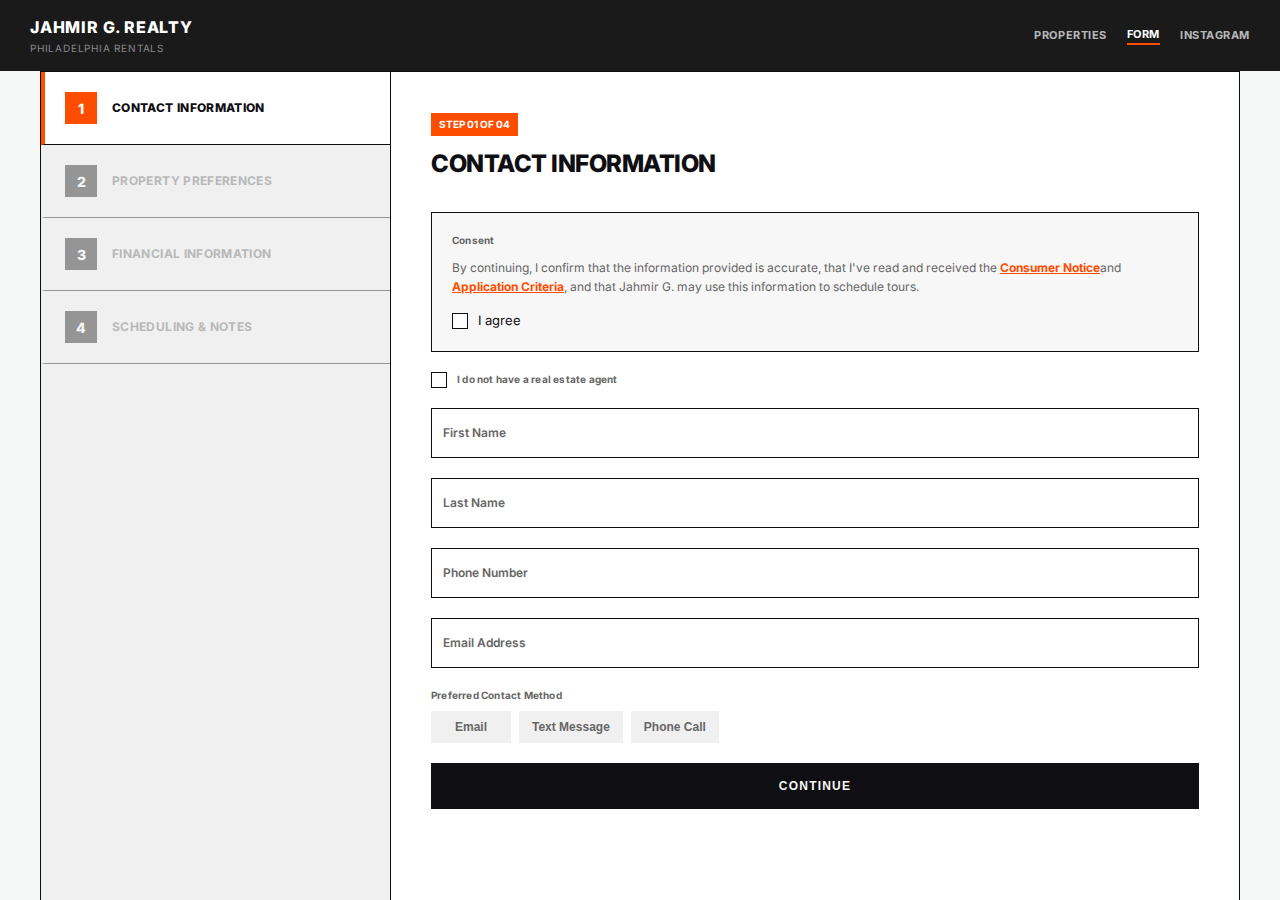
<file: form.html>
<!DOCTYPE html>
<html lang="en">

<head>
    <meta charset="UTF-8">
    <meta name="viewport" content="width=device-width, initial-scale=1.0">
    <title>Full Application | Jahmir G.</title>
    <link rel="stylesheet" href="css/te-style.css">
    <style>
        .form-section {
            display: none;
            animation: fadeIn 0.3s ease-out;
        }

        .form-section.active {
            display: block;
        }

        @keyframes fadeIn {
            from {
                opacity: 0;
                transform: translateY(10px);
            }

            to {
                opacity: 1;
                transform: translateY(0);
            }
        }

        /* Premium Dark Scrollbar for Content */
        ::-webkit-scrollbar {
            width: 8px;
        }

        ::-webkit-scrollbar-track {
            background: #f1f1f1;
        }

        ::-webkit-scrollbar-thumb {
            background: #333;
            border-radius: 4px;
        }

        ::-webkit-scrollbar-thumb:hover {
            background: #000;
        }
    </style>

</head>

<body>
    <div class="container app-container" style="max-width: 100%; border: none;">
        <header
            style="background: #1a1a1a; color: white; border-bottom: none; padding: 15px 30px; flex-shrink: 0; display: flex; justify-content: space-between; align-items: center;">
            <a href="index.html" class="brand" style="color: white; text-decoration: none;">
                Jahmir G. Realty
                <span class="sub" style="color: #888;">Philadelphia Rentals</span>
            </a>
            <nav style="display: flex; gap: 20px; align-items: center;"><a href="index.html"
                    style="color: rgba(255,255,255,0.7); text-decoration: none; font-size: 11px; font-weight: 700; text-transform: uppercase; letter-spacing: 0.05em; transition: color 0.2s;"
                    onmouseover="this.style.color='white'"
                    onmouseout="this.style.color='rgba(255,255,255,0.7)'">Properties</a><a href="form.html"
                    style="color: white; text-decoration: none; font-size: 11px; font-weight: 700; text-transform: uppercase; letter-spacing: 0.05em; border-bottom: 2px solid var(--accent-color);">Form</a>
                <a href="https://www.instagram.com/jahmirphiladelphiarealtor/" target="_blank"
                    style="color: rgba(255,255,255,0.7); text-decoration: none; font-size: 11px; font-weight: 700; text-transform: uppercase; letter-spacing: 0.05em; transition: color 0.2s;"
                    onmouseover="this.style.color='white'"
                    onmouseout="this.style.color='rgba(255,255,255,0.7)'">Instagram</a>
            </nav>
        </header>
        <div class="split-layout"
            style="margin: 0 auto; max-width: 1200px; width: 100%; border-right: 1px solid var(--border-color); border-left: 1px solid var(--border-color);">
            <!-- Left Sidebar: Context -->
            <div class="sidebar" style="padding: 0; display: flex; flex-direction: column;">
                <nav style="flex: 1;"><button class="nav-item active" onclick="switchSection(1)" data-section="1">
                        <div class="step-number">1</div>
                        <div class="nav-title">Contact Information</div>
                    </button><button class="nav-item disabled" onclick="switchSection(2)" data-section="2">
                        <div class="step-number">2</div>
                        <div class="nav-title">Property Preferences</div>
                    </button><button class="nav-item disabled" onclick="switchSection(3)" data-section="3">
                        <div class="step-number">3</div>
                        <div class="nav-title">Financial Information</div>
                    </button><button class="nav-item disabled" onclick="switchSection(4)" data-section="4">
                        <div class="step-number">4</div>
                        <div class="nav-title">Scheduling &amp;
                            Notes</div>
                    </button></nav>
            </div>
            <!-- Right Panel: Form -->
            <div class="form-panel">
                <form id="fullApplicationForm" onsubmit="handleFinalSubmit(event)">
                    <!-- SECTION 1: IDENTITY -->
                    <div id="section-1" class="form-section active">
                        <div style="margin-bottom: 30px;"><span class="badge">STEP 01 OF 04</span>
                            <h2 style="margin-top: 10px; font-size: 24px;">Contact Information</h2>
                        </div>
                        <!-- Consent Block -->
                        <div
                            style="padding: 20px; background: rgba(0,0,0,0.03); border: 1px solid var(--border-color); margin-bottom: 20px;">
                            <label class="input-label" style="margin-bottom: 10px; display: block;">Consent</label>
                            <p
                                style="font-size: 12px; color: var(--muted-color); margin-bottom: 15px; line-height: 1.6;">
                                By continuing,
                                I confirm that the information provided is accurate,
                                that I've read and
                                received the <a href="assets/pdf/Consumer%20Notice.pdf" target="_blank"
                                    style="color: var(--accent-color); font-weight: 700; text-decoration: underline; padding: 2px 4px; margin: -2px -4px;">Consumer
                                    Notice</a>and <a
                                    href="assets/pdf/KLR%20Application%20Criteria%20%5B12.1.2025%5D.pdf" target="_blank"
                                    style="color: var(--accent-color); font-weight: 700; text-decoration: underline; padding: 2px 4px; margin: -2px -4px;">Application
                                    Criteria</a>,
                                and that Jahmir G. may use this information to schedule tours.
                            </p><label style="display: flex; align-items: center; gap: 10px; cursor: pointer;"><input
                                    type="checkbox" id="consentSection1" required><span style="font-size: 13px;">I
                                    agree</span></label>
                        </div>
                        <div class="input-group"><label
                                style="display: flex; align-items: center; gap: 10px; cursor: pointer;"><input
                                    type="checkbox" name="agent" id="agentCheckbox" value="no" required><span
                                    class="input-label" style="margin: 0;">I do not have
                                    a real estate agent</span></label></div>
                        <div class="floating-label-group"><input type="text" name="firstName" id="firstName"
                                placeholder=" " required><label for="firstName">First
                                Name</label></div>
                        <div class="floating-label-group"><input type="text" name="lastName" id="lastName"
                                placeholder=" " required><label for="lastName">Last
                                Name</label></div>
                        <div class="floating-label-group"><input type="tel" name="phone" id="phone" placeholder=" "
                                required><label for="phone">Phone Number</label></div>
                        <div class="floating-label-group"><input type="email" name="email" id="email" placeholder=" "
                                required><label for="email">Email Address</label></div>
                        <div class="input-group"><label class="input-label">Preferred Contact
                                Method</label>
                            <div class="button-group"><input type="hidden" name="preferredContact" id="input-contact"
                                    required><button type="button" class="option-btn"
                                    onclick="selectSingleOption(this, 'input-contact', 'Email')">Email</button><button
                                    type="button" class="option-btn"
                                    onclick="selectSingleOption(this, 'input-contact', 'Text Message')">Text
                                    Message</button><button type="button" class="option-btn"
                                    onclick="selectSingleOption(this, 'input-contact', 'Phone Call')">Phone
                                    Call</button></div>
                        </div><button type="button" class="btn-submit" onclick="nextSection()">Continue</button>
                    </div>
                    <!-- SECTION 2: PROPERTY REQUIREMENTS -->
                    <div id="section-2" class="form-section">
                        <div style="margin-bottom: 30px;"><span class="badge">STEP 02 OF 04</span>
                            <h2 style="margin-top: 10px; font-size: 24px;">Property Preferences</h2>
                        </div>
                        <div class="input-group"><label class="input-label">Property Type</label>
                            <div class="button-group preference-grid"><input type="hidden" name="propertyInterest"
                                    id="input-propertyInterest" required><button type="button" class="option-btn"
                                    onclick="selectSingleOption(this, 'input-propertyInterest', 'Apartment')">Apartment</button><button
                                    type="button" class="option-btn"
                                    onclick="selectSingleOption(this, 'input-propertyInterest', 'House')">House</button>
                            </div>
                        </div>
                        <!-- Button Group: Bedrooms -->
                        <div class="input-group"><label class="input-label">Bedrooms</label>
                            <div class="button-group preference-grid" id="bedroom-group">
                                <!-- JS will populate hidden input --><input type="hidden" name="bedrooms"
                                    id="input-bedrooms" required><button type="button" class="option-btn"
                                    onclick="selectSingleOption(this, 'input-bedrooms', 'Studio')">Studio</button><button
                                    type="button" class="option-btn"
                                    onclick="selectSingleOption(this, 'input-bedrooms', '1 Bedroom')">1
                                    Bedroom</button><button type="button" class="option-btn"
                                    onclick="selectSingleOption(this, 'input-bedrooms', '2 Bedroom')">2
                                    Bedroom</button><button type="button" class="option-btn"
                                    onclick="selectSingleOption(this, 'input-bedrooms', '3 Bedroom')">3
                                    Bedroom</button><button type="button" class="option-btn"
                                    onclick="selectSingleOption(this, 'input-bedrooms', '4 Bedroom')">4
                                    Bedroom</button><button type="button" class="option-btn"
                                    onclick="selectSingleOption(this, 'input-bedrooms', '5+ Bedrooms')">5+Bedrooms</button>
                            </div>
                        </div>
                        <!-- Button Group: Neighborhoods -->
                        <div class="input-group"><label class="input-label">Preferred
                                Neighborhoods</label>
                            <div class="button-group preference-grid"><input type="hidden" name="neighborhoods"
                                    id="input-neighborhoods" required><button type="button" class="option-btn"
                                    onclick="toggleOption(this, 'input-neighborhoods', 'Center City')">Center
                                    City</button><button type="button" class="option-btn"
                                    onclick="toggleOption(this, 'input-neighborhoods', 'Rittenhouse Square')">Rittenhouse
                                    Square</button><button type="button" class="option-btn"
                                    onclick="toggleOption(this, 'input-neighborhoods', 'Old City / Society Hill')">Old
                                    City / Society Hill</button><button type="button" class="option-btn"
                                    onclick="toggleOption(this, 'input-neighborhoods', 'University City')">University
                                    City</button><button type="button" class="option-btn"
                                    onclick="toggleOption(this, 'input-neighborhoods', 'Northern Liberties / Fishtown')">Northern
                                    Liberties / Fishtown</button><button type="button" class="option-btn"
                                    onclick="toggleOption(this, 'input-neighborhoods', 'Fairmount / Art Museum')">Fairmount
                                    / Art Museum</button><button type="button" class="option-btn"
                                    onclick="toggleOption(this, 'input-neighborhoods', 'South Philly')">South
                                    Philly</button><button type="button" class="option-btn"
                                    onclick="toggleOption(this, 'input-neighborhoods', 'East Passyunk')">East
                                    Passyunk</button><button type="button" class="option-btn"
                                    onclick="toggleOption(this, 'input-neighborhoods', 'Manayunk / Roxborough')">Manayunk
                                    / Roxborough</button><button type="button" class="option-btn"
                                    onclick="toggleOption(this, 'input-neighborhoods', 'Chestnut Hill')">Chestnut
                                    Hill</button><button type="button" class="option-btn"
                                    onclick="toggleOption(this, 'input-neighborhoods', 'Mt. Airy')">Mt.
                                    Airy</button><button type="button" class="option-btn"
                                    onclick="toggleOption(this, 'input-neighborhoods', 'Northeast Philly')">Northeast
                                    Philly</button><button type="button" class="option-btn"
                                    onclick="toggleOption(this, 'input-neighborhoods', 'North Philly')">North
                                    Philly</button><button type="button" class="option-btn"
                                    onclick="toggleOption(this, 'input-neighborhoods', 'Southwest Philly')">Southwest
                                    Philly</button></div>
                        </div>
                        <div class="input-group"><label class="input-label">Move-In
                                Date</label><input type="date" name="moveInDate" required></div>
                        <!-- Button Group: Budget -->
                        <div class="input-group"><label class="input-label">Monthly
                                Budget</label>
                            <div class="button-group preference-grid"><input type="hidden" name="budget"
                                    id="input-budget" required><button type="button" class="option-btn"
                                    onclick="selectSingleOption(this, 'input-budget', '$1,000-$1,200')">$1,
                                    000-$1,
                                    200</button><button type="button" class="option-btn"
                                    onclick="selectSingleOption(this, 'input-budget', '$1,200-$1,500')">$1,
                                    200-$1,
                                    500</button><button type="button" class="option-btn"
                                    onclick="selectSingleOption(this, 'input-budget', '$1,500-$1,800')">$1,
                                    500-$1,
                                    800</button><button type="button" class="option-btn"
                                    onclick="selectSingleOption(this, 'input-budget', '$1,800-$2,200')">$1,
                                    800-$2,
                                    200</button><button type="button" class="option-btn"
                                    onclick="selectSingleOption(this, 'input-budget', '$2,200+')">$2,
                                    200+</button></div>
                        </div>
                        <!-- Button Group: Must-Haves -->
                        <div class="input-group"><label class="input-label">Must-Have
                                Features</label>
                            <div class="button-group preference-grid"><input type="hidden" name="nonNegotiables"
                                    id="input-negotiables" required><button type="button" class="option-btn"
                                    onclick="toggleOption(this, 'input-negotiables', 'Parking')">Parking</button><button
                                    type="button" class="option-btn"
                                    onclick="toggleOption(this, 'input-negotiables', 'In-Unit Laundry')">In-Unit
                                    Laundry</button><button type="button" class="option-btn"
                                    onclick="toggleOption(this, 'input-negotiables', 'Central Air')">Central
                                    Air</button><button type="button" class="option-btn"
                                    onclick="toggleOption(this, 'input-negotiables', 'Dishwasher')">Dishwasher</button><button
                                    type="button" class="option-btn"
                                    onclick="toggleOption(this, 'input-negotiables', 'Outdoor Space')">Outdoor
                                    Space</button><button type="button" class="option-btn"
                                    onclick="toggleOption(this, 'input-negotiables', 'Gym Access')">Gym
                                    Access</button><button type="button" class="option-btn"
                                    onclick="toggleOption(this, 'input-negotiables', 'Storage')">Storage</button><button
                                    type="button" class="option-btn"
                                    onclick="toggleOption(this, 'input-negotiables', 'Utilities Included')">Utilities
                                    Included</button><button type="button" class="option-btn"
                                    onclick="toggleOption(this, 'input-negotiables', 'Doorman / Security')">Doorman
                                    / Security</button></div>
                        </div>
                        <!-- Pet Logic -->
                        <div class="input-group"><label
                                style="display: flex; align-items: center; gap: 10px; cursor: pointer;"><input
                                    type="checkbox" name="hasPets" id="hasPetsCheckbox"
                                    onchange="togglePetOptions()"><span class="input-label"
                                    style="margin: 0;">Pets</span></label>
                            <div id="petOptions" style="display: none; margin-top: 15px; transition: all 0.3s ease;">
                                <div class="preference-grid" style="margin-bottom: 20px;">
                                    <div class="floating-label-group" style="margin-bottom: 0;">
                                        <input type="number" name="catCount" id="catCount" placeholder=" "
                                            min="0"><label for="catCount">Cats
                                            (Qty)</label>
                                    </div>
                                    <div class="floating-label-group" style="margin-bottom: 0;">
                                        <input type="number" name="dogCount" id="dogCount" placeholder=" " min="0"
                                            oninput="toggleDogDetails()"><label for="dogCount">Dogs (Qty)</label>
                                    </div>
                                </div>
                                <div id="dogOptions" style="display: none;">
                                    <div class="preference-grid">
                                        <div class="floating-label-group" style="margin-bottom: 0;"><input type="text"
                                                name="dogDetails" id="dogDetailsInput" placeholder=" "><label
                                                for="dogDetailsInput">Dog
                                                Weight
                                                Approx</label></div>
                                    </div>
                                </div>
                            </div>
                        </div>
                        <div style="display: flex; gap: 10px;"><button type="button" class="btn-submit"
                                style="background: transparent; color: var(--text-color); border: 1px solid var(--border-color); flex: 1;"
                                onclick="prevSection()">Back</button><button type="button" class="btn-submit"
                                style="flex: 2;" onclick="nextSection()">Continue</button></div>
                    </div>
                    <!-- SECTION 3: FINANCIAL & BACKGROUND -->
                    <div id="section-3" class="form-section">
                        <div style="margin-bottom: 30px;"><span class="badge">STEP 03 OF 04</span>
                            <h2 style="margin-top: 10px; font-size: 24px;">Financial Information
                            </h2>
                        </div>
                        <div class="input-group"><label class="input-label">Applying with
                                Others</label>
                            <div class="button-group"><input type="hidden" name="coapplicants" id="input-coapplicants"
                                    required><button type="button" class="option-btn"
                                    onclick="selectSingleOption(this, 'input-coapplicants', 'Yes')">Yes</button><button
                                    type="button" class="option-btn"
                                    onclick="selectSingleOption(this, 'input-coapplicants', 'No')">No</button>
                            </div>
                        </div>
                        <div class="input-group"><label class="input-label">Evictions in Past 4
                                Years</label>
                            <div class="button-group"><input type="hidden" name="evictions" id="input-evictions"
                                    required><button type="button" class="option-btn"
                                    onclick="selectSingleOption(this, 'input-evictions', 'Yes')">Yes</button><button
                                    type="button" class="option-btn"
                                    onclick="selectSingleOption(this, 'input-evictions', 'No')">No</button>
                            </div>
                        </div>
                        <div class="input-group"><label class="input-label">Income 3x Monthly
                                Rent</label>
                            <div class="button-group"><input type="hidden" name="verifiableIncome"
                                    id="input-verifiableIncome" required><button type="button" class="option-btn"
                                    onclick="selectSingleOption(this, 'input-verifiableIncome', 'Yes')">Yes</button><button
                                    type="button" class="option-btn"
                                    onclick="selectSingleOption(this, 'input-verifiableIncome', 'No')">No</button>
                            </div>
                        </div>
                        <div class="floating-label-group"><select name="creditScore" id="creditScore"
                                onchange="this.dataset.hasValue = this.value ? 'true' : '';" required>
                                <option value="" selected disabled hidden></option>
                                <option value="Excellent (740+)">Excellent (740+)</option>
                                <option value="Great (680-739)">Great (680-739)</option>
                                <option value="Good (620-679)">Good (620-679)</option>
                                <option value="Fair (580-619)">Fair (580-619)</option>
                                <option value="Poor (<580)">Poor (&lt; 580)</option>
                                <option value="Unknown">Unknown</option>
                            </select><label for="creditScore">Credit Score</label></div>
                        <div style="display: flex; gap: 10px;"><button type="button" class="btn-submit"
                                style="background: transparent; color: var(--text-color); border: 1px solid var(--border-color); flex: 1;"
                                onclick="prevSection()">Back</button><button type="button" class="btn-submit"
                                style="flex: 2;" onclick="nextSection()">Continue</button></div>
                    </div>
                    <!-- SECTION 4: ADDITIONAL INFO -->
                    <div id="section-4" class="form-section">
                        <div style="margin-bottom: 30px;"><span class="badge">STEP 04 OF
                                04</span>
                            <h2 style="margin-top: 10px; font-size: 24px;">Scheduling &amp;
                                Notes</h2>
                        </div>
                        <div class="input-group">
                            <div style="margin-bottom: 15px;"><label class="input-label">Available
                                    Days</label>
                                <div class="button-group"><input type="hidden" name="tourDays" id="input-tour-days"
                                        required><button type="button" class="option-btn"
                                        onclick="toggleOption(this, 'input-tour-days', 'Mon')">Mon</button><button
                                        type="button" class="option-btn"
                                        onclick="toggleOption(this, 'input-tour-days', 'Tue')">Tue</button><button
                                        type="button" class="option-btn"
                                        onclick="toggleOption(this, 'input-tour-days', 'Wed')">Wed</button><button
                                        type="button" class="option-btn"
                                        onclick="toggleOption(this, 'input-tour-days', 'Thu')">Thu</button><button
                                        type="button" class="option-btn"
                                        onclick="toggleOption(this, 'input-tour-days', 'Fri')">Fri</button><button
                                        type="button" class="option-btn"
                                        onclick="toggleOption(this, 'input-tour-days', 'Sat')">Sat</button><button
                                        type="button" class="option-btn"
                                        onclick="toggleOption(this, 'input-tour-days', 'Sun')">Sun</button>
                                </div>
                            </div>
                            <div style="margin-bottom: 15px;"><label class="input-label">Preferred Time of
                                    Day</label>
                                <div class="button-group"><input type="hidden" name="tourTimes" id="input-tour-times"
                                        required><button type="button" class="option-btn"
                                        onclick="toggleOption(this, 'input-tour-times', 'Morning (9-12)')">Morning
                                        (9-12)</button><button type="button" class="option-btn"
                                        onclick="toggleOption(this, 'input-tour-times', 'Afternoon (12-5)')">Afternoon
                                        (12-5)</button><button type="button" class="option-btn"
                                        onclick="toggleOption(this, 'input-tour-times', 'Evening (5+)')">Evening
                                        (5+)</button></div>
                            </div>
                        </div>
                        <div class="input-group"><label class="input-label">Additional
                                Notes</label><textarea name="notes"
                                placeholder="Is there anything else we should know?"></textarea>
                        </div>
                        <div style="display: flex; gap: 10px;"><button type="button" class="btn-submit"
                                style="background: transparent; color: var(--text-color); border: 1px solid var(--border-color); flex: 1;"
                                onclick="prevSection()">Back</button><button type="submit" class="btn-submit"
                                style="flex: 2;">Submit</button></div>
                    </div>
                </form>
            </div>
        </div>
    </div>
    <script>let currentSection = 1;
        const GOOGLE_SCRIPT_URL = 'https://script.google.com/macros/s/AKfycbyg6r7zjukCo6KgaB-eYhxnTf0jmoW-6gyynF-t_Cz37CMmbFNcJBQ2e6njNxzcxhx6AQ/exec';

        const totalSections = 4;
        const completedSections = new Set();

        function switchSection(step) {
            const navItem = document.querySelector(`.nav-item[data-section="${step}"]`);

            // Prevent switching to disabled sections
            if (navItem && navItem.classList.contains('disabled')) {
                return;
            }

            // Remove active from all sections and nav items
            document.querySelectorAll('.form-section').forEach(el => el.classList.remove('active'));

            document.querySelectorAll('.nav-item').forEach(el => {
                el.classList.remove('active');
                // Restore completed class if this section was completed and not the current one
                const sectionNum = parseInt(el.getAttribute('data-section'));

                if (completedSections.has(sectionNum) && sectionNum !== step) {
                    el.classList.add('completed');
                }
            });

            // Activate current section
            document.getElementById(`section-${step}`).classList.add('active');

            if (navItem) {
                navItem.classList.add('active');
                // Remove completed class from active tab to show active state instead
                navItem.classList.remove('completed');
            }

            currentSection = step;
        }

        function unlockSection(sectionNumber) {
            const navItem = document.querySelector(`.nav-item[data-section="${sectionNumber}"]`);

            if (navItem) {
                navItem.classList.remove('disabled');
            }
        }

        function markSectionCompleted(sectionNumber) {
            completedSections.add(sectionNumber);
            const navItem = document.querySelector(`.nav-item[data-section="${sectionNumber}"]`);

            if (navItem) {
                navItem.classList.add('completed');
            }
        }

        function toggleOption(btn, inputId, value) {
            btn.classList.toggle('active');

            const input = document.getElementById(inputId);
            const parent = btn.parentElement;
            const activeBtns = parent.querySelectorAll('.option-btn.active');

            // Use innerText to respect visible text and regex to clean whitespace/newlines
            const selectedValues = Array.from(activeBtns).map(b => b.innerText.replace(/[\n\r]+/g, ' ').replace(/\s+/g, ' ').trim()).join(', ');

            input.value = selectedValues;

            // Remove error styling if valid
            if (selectedValues) input.style.borderColor = '';
        }

        function selectSingleOption(btn, inputId, value) {
            const parent = btn.parentElement;
            // Deselect all others
            parent.querySelectorAll('.option-btn').forEach(b => b.classList.remove('active'));

            // Select clicked
            btn.classList.add('active');

            const input = document.getElementById(inputId);
            input.value = value;
            input.style.borderColor = '';
        }

        function nextSection() {
            if (currentSection < totalSections) {
                const section = document.getElementById(`section-${currentSection}`);
                let valid = true;
                let firstInvalidField = null;

                // Check text inputs, email, tel, date
                const textInputs = section.querySelectorAll('input[type="text"][required], input[type="email"][required], input[type="tel"][required], input[type="date"][required]');

                textInputs.forEach(input => {
                    if (!input.value.trim()) {
                        input.style.borderColor = 'red';
                        valid = false;
                        if (!firstInvalidField) firstInvalidField = input;
                    }

                    else {
                        input.style.borderColor = '';
                    }
                });

                // Check select dropdowns
                const selects = section.querySelectorAll('select[required]');

                selects.forEach(select => {
                    if (!select.value || select.value === '') {
                        select.style.borderColor = 'red';
                        valid = false;
                        if (!firstInvalidField) firstInvalidField = select;
                    }

                    else {
                        select.style.borderColor = '';
                    }
                });

                // Check checkboxes
                const checkboxes = section.querySelectorAll('input[type="checkbox"][required]');

                checkboxes.forEach(checkbox => {
                    if (!checkbox.checked) {
                        valid = false;
                        if (!firstInvalidField) firstInvalidField = checkbox;
                    }
                });

                // Check radio button groups
                const radioGroups = {}

                    ;

                section.querySelectorAll('input[type="radio"][required]').forEach(radio => {
                    if (!radioGroups[radio.name]) {
                        radioGroups[radio.name] = [];
                    }

                    radioGroups[radio.name].push(radio);
                });

                for (const groupName in radioGroups) {
                    const radios = radioGroups[groupName];
                    const isChecked = radios.some(radio => radio.checked);

                    if (!isChecked) {
                        valid = false;
                        if (!firstInvalidField) firstInvalidField = radios[0];
                    }
                }

                // Check hidden inputs (button groups)
                const hiddenInputs = section.querySelectorAll('input[type="hidden"][required]');

                hiddenInputs.forEach(input => {
                    if (!input.value) {
                        valid = false;
                        if (!firstInvalidField) firstInvalidField = input;
                    }
                });

                if (!valid) {
                    alert('Please fill out all required fields before continuing.');

                    if (firstInvalidField) {
                        firstInvalidField.scrollIntoView({
                            behavior: 'smooth', block: 'center'
                        });
                    }

                    return;
                }

                // Mark current section as completed
                markSectionCompleted(currentSection);

                // Unlock next section
                if (currentSection + 1 <= totalSections) {
                    unlockSection(currentSection + 1);
                }

                switchSection(currentSection + 1);
            }
        }

        function prevSection() {
            if (currentSection > 1) {
                switchSection(currentSection - 1);
            }
        }

        function handleFinalSubmit(e) {
            e.preventDefault();

            // Validate section 4 fields before submitting
            const section = document.getElementById('section-4');
            let valid = true;
            let firstInvalidField = null;

            // Check hidden inputs (button groups for days and times)
            const hiddenInputs = section.querySelectorAll('input[type="hidden"][required]');

            hiddenInputs.forEach(input => {
                if (!input.value) {
                    valid = false;
                    if (!firstInvalidField) firstInvalidField = input;
                }
            });

            if (!valid) {
                alert('Please fill out all required fields before submitting.');

                if (firstInvalidField) {
                    firstInvalidField.scrollIntoView({
                        behavior: 'smooth', block: 'center'
                    });
                }

                return;
            }

            // Immediately show success overlay to prevent double submission
            document.getElementById('submissionOverlay').classList.add('active');

            // Collect all form data
            const formData = new FormData(e.target);

            // Convert FormData to object for sending to Google Sheets
            const data = {
                timestamp: new Date().toLocaleString('en-US', {
                    year: 'numeric', month: 'numeric', day: 'numeric', hour: 'numeric', minute: 'numeric', hour12: true
                }),
                firstName: (formData.get('firstName') || '').replace(/\b\w/g, l => l.toUpperCase()),
                lastName: (formData.get('lastName') || '').replace(/\b\w/g, l => l.toUpperCase()),
                phone: formData.get('phone') || '',
                email: formData.get('email') || '',
                preferredContact: formData.get('preferredContact') || '',
                agent: document.getElementById('agentCheckbox').checked ? 'No agent' : '',
                // Use explicit .value from elements to ensure we get the latest JS-updated values
                propertyInterest: document.getElementById('input-propertyInterest').value || '',
                bedrooms: document.getElementById('input-bedrooms').value || '',
                neighborhoods: document.getElementById('input-neighborhoods').value || '',
                moveInDate: formData.get('moveInDate') || '',
                budget: document.getElementById('input-budget').value || '',
                nonNegotiables: document.getElementById('input-negotiables').value || '',
                hasPets: document.getElementById('hasPetsCheckbox').checked ? 'Yes' : 'No',
                catCount: formData.get('catCount') || '0',
                dogCount: formData.get('dogCount') || '0',
                dogDetails: formData.get('dogDetails') || '',
                coapplicants: document.getElementById('input-coapplicants').value || '',
                evictions: document.getElementById('input-evictions').value || '',
                verifiableIncome: document.getElementById('input-verifiableIncome').value || '',
                creditScore: formData.get('creditScore') || '',
                tourDays: document.getElementById('input-tour-days').value || '',
                tourTimes: document.getElementById('input-tour-times').value || '',
                notes: formData.get('notes') || ''
            }

                ;

            // Send to Google Sheets in the background (fire and forget)
            fetch(GOOGLE_SCRIPT_URL, {

                method: 'POST',
                mode: 'no-cors',
                headers: {
                    'Content-Type': 'application/json',
                }

                ,
                body: JSON.stringify(data)

            }).catch(() => {
                // Silently handle any errors - overlay already shown
            });
        }

        function togglePetOptions() {
            const hasPets = document.getElementById('hasPetsCheckbox').checked;
            const petOptions = document.getElementById('petOptions');

            if (hasPets) {
                petOptions.style.display = 'block';
            }

            else {
                petOptions.style.display = 'none';

                // Clear values when hiding
                document.getElementById('catCount').value = '';
                document.getElementById('dogCount').value = '';
                document.getElementById('dogDetailsInput').value = '';
                toggleDogDetails();
            }
        }

        function toggleDogDetails() {
            const dogCount = document.getElementById('dogCount').value;
            const dogOptions = document.getElementById('dogOptions');

            // Show details if dog count is > 0
            if (dogCount && parseInt(dogCount) > 0) {
                dogOptions.style.display = 'block';
                // Make required if visible
                document.getElementById('dogDetailsInput').setAttribute('required', 'required');
            }

            else {
                dogOptions.style.display = 'none';
                document.getElementById('dogDetailsInput').removeAttribute('required');
            }
        }

    </script>
    <style>
        .button-group {
            display: flex;
            flex-wrap: wrap;
            gap: 8px;
        }

        .preference-grid {
            display: grid !important;
            grid-template-columns: repeat(3, 1fr);
            gap: 5px;
            width: 100%;
        }

        /* Default Button Style (Restored) */
        .option-btn {
            padding: 8px 12px;
            background: #f0f0f0;
            border: 1px solid transparent;
            border-radius: 0px;
            /* Enforcing sharp edges per TE style */
            font-size: 12px;
            font-weight: 600;
            color: var(--muted-color);
            cursor: pointer;
            transition: all 0.2s;
            text-transform: none;
        }

        /* Specific Sizing ONLY for Property Preferences */
        .preference-grid .option-btn {
            padding: 10px 8px;
            font-size: 11px;
            display: flex;
            align-items: center;
            justify-content: center;
            text-align: center;
            line-height: 1.25;
            min-height: 44px;
            height: 100%;
            width: 100%;
        }

        .option-btn:hover {
            background: #e0e0e0;
            color: var(--text-color);
        }

        .option-btn.active {
            background: var(--text-color);
            color: var(--bg-color);
            border-color: var(--text-color);
        }

        /* Make Yes/No buttons equal width */
        .button-group .option-btn {
            min-width: 80px;
        }

        .preference-grid .option-btn {
            min-width: 0;
            /* Let grid handle width */
            width: 100%;
        }

        /* Center labels vertically inside preference grid inputs */
        .preference-grid .floating-label-group label {
            top: 50%;
            transform: translateY(-50%);
            left: 12px;
            /* Keep left alignment */
            width: auto;
            text-align: left;
        }

        /* Float label when focused or has value */
        .preference-grid .floating-label-group input:focus+label,
        .preference-grid .floating-label-group input:not(:placeholder-shown)+label,
        .preference-grid .floating-label-group select:focus+label,
        .preference-grid .floating-label-group select[data-has-value="true"]+label {
            top: 4px;
            transform: none;
        }

        @media (max-width: 600px) {
            .preference-grid {
                grid-template-columns: repeat(2, 1fr);
            }
        }

        @media (max-width: 480px) {
            h2 {
                font-size: 20px !important;
            }

            .badge {
                font-size: 11px;
            }
        }

        /* Very small screens */
        @media (max-width: 360px) {
            .form-panel {
                padding: 15px;
            }
        }
    </style>
    <!-- Submission Overlay -->
    <div id="submissionOverlay" class="submission-overlay">
        <div class="submission-content">
            <div class="success-icon">
                <svg width="40" height="40" viewBox="0 0 24 24" fill="none" stroke="currentColor" stroke-width="3"
                    stroke-linecap="round" stroke-linejoin="round">
                    <polyline points="20 6 9 17 4 12"></polyline>
                </svg>
            </div>
            <h2 class="submission-title">You’re all set</h2>
            <p class="submission-message">Thanks for reaching out to Jahmir G.<br>Our team will be in touch
                shortly.</p>
            <button class="btn-submit" onclick="location.reload()" style="max-width: 200px; margin: 0 auto;">Back to
                Home</button>
        </div>
    </div>
</body>

</html>
</file>
<file: css/te-style.css>
@import url('https://fonts.googleapis.com/css2?family=Inter:wght@300;400;600;700;800;900&display=swap');

:root {
    --bg-color: #f6f8f7;
    --text-color: #0f0e12;
    --accent-color: #ff4d00;
    --border-color: #0f0e12;
    --light-border: #dcdcdc;
    --muted-color: #666666;
    --card-bg: #ffffff;
    --input-bg: #ffffff;
}

* {
    box-sizing: border-box;
    margin: 0;
    padding: 0;
}

body {
    background-color: var(--bg-color);
    color: var(--text-color);
    font-family: "Inter", Helvetica, Arial, sans-serif;
    -webkit-font-smoothing: antialiased;
    -moz-osx-font-smoothing: grayscale;
    font-size: 14px;
    line-height: 1.5;
    overflow-x: hidden;
}

/* Layout Utilities */
.container {
    max-width: 1200px;
    margin: 0 auto;
    border-left: 1px solid var(--border-color);
    border-right: 1px solid var(--border-color);
    height: 100vh;
    overflow: hidden;
    display: flex;
    flex-direction: column;
    background: var(--bg-color);
    width: 100%;
}

.split-layout {
    display: flex;
    flex: 1;
    border-top: 1px solid var(--border-color);
    height: calc(100vh - 72px);
    min-height: calc(100vh - 72px);
    /* Full height minus header */
    overflow: hidden;
    align-items: stretch;
}


/* Header */
header {
    border-bottom: 1px solid var(--border-color);
    padding: 20px;
    display: flex;
    justify-content: space-between;
    align-items: center;
    background: var(--bg-color);
    z-index: 100;
}

.brand {
    font-weight: 800;
    text-transform: uppercase;
    letter-spacing: 0.05em;
    font-size: 16px;
    display: flex;
    flex-direction: column;
}

.brand span.sub {
    font-size: 10px;
    color: var(--muted-color);
    margin-top: 2px;
    font-weight: 400;
}

.status-indicator {
    display: flex;
    align-items: center;
    gap: 8px;
    font-size: 10px;
    font-weight: 700;
    text-transform: uppercase;
}

.indicator-dot {
    width: 8px;
    height: 8px;
    background: var(--accent-color);
}

/* Typography */
h1,
h2,
h3 {
    text-transform: uppercase;
    font-weight: 800;
    letter-spacing: -0.02em;
    margin: 0;
}


.badge {
    display: inline-block;
    background: var(--accent-color);
    color: white;
    padding: 4px 8px;
    font-size: 10px;
    text-transform: uppercase;
    font-weight: bold;
}

.description {
    font-size: 16px;
    color: var(--muted-color);
    max-width: 400px;
}


/* Form Styles */
.form-panel {
    padding: 40px;
    background: #fff;
    flex: 1;
    overflow-y: auto;
}

.input-group {
    margin-bottom: 20px;
}

.input-label {
    display: block;
    font-size: 10px;
    font-weight: 700;
    margin-bottom: 8px;
    color: var(--muted-color);
    letter-spacing: 0.02em;
}

input[type="text"],
input[type="email"],
input[type="tel"],
input[type="date"],
input[type="number"],
select,
textarea {
    width: 100%;
    padding: 12px;
    border: 1px solid var(--border-color);
    background: var(--input-bg);
    font-family: inherit;
    font-size: 14px;
    outline: none;
    transition: all 0.2s;
    -webkit-appearance: none;
    -moz-appearance: none;
    appearance: none;
    border-radius: 0;
}

input[type="checkbox"],
input[type="radio"] {
    appearance: none;
    width: 16px;
    height: 16px;
    border-radius: 0;
    border: 1px solid var(--border-color);
    background: var(--input-bg);
    display: inline-grid;
    place-content: center;
    margin: 0;
    vertical-align: middle;
    cursor: pointer;
}

input[type="checkbox"]::before,
input[type="radio"]::before {
    content: "";
    width: 8px;
    height: 8px;
    background: var(--accent-color);
    transform: scale(0);
    transition: transform 0.1s ease-in-out;
}

input[type="checkbox"]:checked::before,
input[type="radio"]:checked::before {
    transform: scale(1);
}

input:focus,
select:focus,
textarea:focus {
    border-color: var(--accent-color);
    box-shadow: none;
}

select {
    cursor: pointer;
    background-image: url("data:image/svg+xml,%3Csvg width='12' height='8' viewBox='0 0 12 8' fill='none' xmlns='http://www.w3.org/2000/svg'%3E%3Cpath d='M1 1L6 6L11 1' stroke='%230f0e12' stroke-width='1.5'/%3E%3C/svg%3E");
    background-repeat: no-repeat;
    background-position: right 16px center;
    padding-right: 40px;
}

textarea {
    resize: none;
    min-height: 100px;
}

.floating-label-group {
    position: relative;
    margin-bottom: 20px;
}

.floating-label-group input,
.floating-label-group select {
    width: 100%;
    padding: 20px 12px 8px 12px;
    border: 1px solid var(--border-color);
    border-radius: 0;
    font-size: 16px;
    outline: none;
    background: var(--input-bg);
    transition: border-color 0.2s ease;
}

.floating-label-group select {
    appearance: none;
    cursor: pointer;
    background-image: url("data:image/svg+xml,%3Csvg width='20' height='12' viewBox='0 0 20 12' fill='none' xmlns='http://www.w3.org/2000/svg'%3E%3Cpath d='M2 2L10 10L18 2' stroke='%230f0e12' stroke-width='3' stroke-linecap='round' stroke-linejoin='round'/%3E%3C/svg%3E");
    background-repeat: no-repeat;
    background-position: right 12px center;
    padding-right: 45px;
}

.floating-label-group label {
    position: absolute;
    left: 12px;
    top: 16px;
    font-size: 12px;
    font-weight: 600;
    color: var(--muted-color);
    pointer-events: none;
    transition: all 0.2s ease;
}

.floating-label-group input:focus+label,
.floating-label-group input:not(:placeholder-shown)+label,
.floating-label-group select:focus+label,
.floating-label-group select[data-has-value="true"]+label {
    top: 4px;
    font-size: 9px;
    color: var(--muted-color);
}

.floating-label-group input:focus,
.floating-label-group select:focus {
    border-color: var(--accent-color);
}

.floating-label-group input:focus+label,
.floating-label-group select:focus+label {
    color: var(--accent-color);
}

.btn-submit {
    width: 100%;
    padding: 16px;
    background: var(--text-color);
    color: var(--bg-color);
    border: none;
    text-transform: uppercase;
    font-weight: 800;
    font-size: 12px;
    letter-spacing: 0.1em;
    cursor: pointer;
    transition: background 0.2s;
}

.btn-submit:hover {
    background: var(--accent-color);
    color: white;
}

.back-link {
    display: inline-flex;
    align-items: center;
    gap: 6px;
    text-decoration: none;
    color: var(--muted-color);
    font-size: 10px;
    text-transform: uppercase;
    font-weight: 700;
    margin-bottom: 30px;
}

.back-link:hover {
    color: var(--text-color);
}

/* Sidebar for Form */
.sidebar {
    width: 350px;
    background: #f0f0f0;
    border-right: 1px solid var(--border-color);
    padding: 0;
    overflow-y: auto;
}

.module-header {
    margin-bottom: 40px;
}

.module-id {
    font-size: 10px;
    font-family: monospace;
    color: var(--muted-color);
    margin-top: 10px;
    display: block;
}

/* Footer */
footer {
    border-top: 1px solid var(--border-color);
    padding: 20px;
    font-size: 10px;
    text-transform: uppercase;
    display: flex;
    justify-content: space-between;
    color: var(--muted-color);
}

.footer-links {
    display: flex;
    gap: 20px;
}

.footer-links a {
    color: var(--muted-color);
    text-decoration: none;
    font-weight: 700;
}

.footer-links a:hover {
    color: var(--text-color);
}

/* Nav Item (Moved from full-form.html) */
.nav-item {
    cursor: pointer;
    width: 100%;
    text-align: left;
    background: none;
    border: none;
    padding: 20px;
    border-bottom: 1px solid var(--border-color);
    border-left: 4px solid transparent;
    font-family: inherit;
    transition: all 0.2s;
    text-decoration: none;
    color: var(--text-color);
    display: flex;
    align-items: center;
    gap: 15px;
    font-size: 14px;
    text-transform: uppercase;
    font-weight: 700;
}

.nav-item:hover:not(.disabled) {
    background: rgba(0, 0, 0, 0.05);
}

.nav-item.active {
    background: white;
    border-left: 4px solid var(--accent-color);
    margin-right: -1px;
    z-index: 10;
    font-weight: 800;
}

.nav-item.active .step-number {
    background: var(--accent-color);
    color: white;
}

.nav-item.active .nav-title {
    color: var(--text-color);
    font-weight: 800;
}

.nav-item.completed {
    background: var(--accent-color);
    color: white;
}

.nav-item.completed .step-number {
    background: white;
    color: var(--accent-color);
}

.nav-item.completed .nav-title {
    color: white;
}

.nav-item.disabled {
    opacity: 0.4;
    cursor: not-allowed;
}

.nav-item.disabled .nav-title {
    color: var(--muted-color);
}

.step-number {
    width: 32px;
    height: 32px;
    display: flex;
    align-items: center;
    justify-content: center;
    background: var(--border-color);
    color: white;
    font-size: 14px;
    font-weight: 800;
    flex-shrink: 0;
}

.nav-label {
    font-size: 10px;
    text-transform: uppercase;
    font-weight: 700;
    letter-spacing: 0.1em;
    color: var(--muted-color);
}

.nav-item.active .nav-label {
    color: var(--accent-color);
}

.nav-title {
    font-size: 12px;
    font-weight: 700;
    text-transform: uppercase;
    letter-spacing: 0.03em;
    color: var(--text-color);
    line-height: 1.3;
}

/* Tablet and below */
@media (max-width: 1024px) {
    .container {
        border-left: none;
        border-right: none;
    }

    .sidebar {
        width: 280px;
    }

    .form-panel {
        padding: 30px;
    }
}

/* Mobile */
@media (max-width: 768px) {
    header {
        padding: 15px;
        flex-wrap: wrap;
    }

    .brand {
        font-size: 14px;
    }

    .status-indicator {
        font-size: 9px;
    }

    /* Generic Split Layout Stacking */
    .split-layout {
        flex-direction: column;
        height: auto !important;
        /* Allow growing */
        overflow: visible !important;
    }

    /* Determine order for map vs form */
    /* By default column puts sidebar first. */

    /* Common Sidebar Mobile Styles */
    .sidebar {
        width: 100% !important;
        height: auto !important;
        border-left: none;
        border-right: none;
        border-top: 1px solid var(--border-color);
        border-bottom: 1px solid var(--border-color);
        padding: 0;
        flex: none;
        /* Don't expand to fill height specifically */
    }

    /* Form Specific Nav Styling (Horizontal Scroll) */
    .sidebar nav {
        display: flex;
        flex-direction: row;
        overflow-x: auto;
        -webkit-overflow-scrolling: touch;
    }

    .nav-item {
        flex-direction: column;
        align-items: center;
        justify-content: center;
        padding: 15px 10px;
        min-width: auto;
        border-bottom: none;
        border-right: 1px solid var(--border-color);
        border-left: none;
        border-top: 4px solid transparent;
        /* Prepare for active state */
        gap: 6px;
        text-align: center;
        width: auto;
        flex: 1;
        /* Distribute evenly if possible, or scroll */
        min-width: 80px;
    }

    .nav-item:last-child {
        border-right: none;
    }

    .nav-item.active {
        border-left: none;
        border-top: 4px solid var(--accent-color);
        margin-right: 0;
        margin-bottom: -1px;
        background: #fff;
    }

    .nav-item .nav-title {
        display: none;
        /* Hide titles on small mobile to save space, or show if they fit */
    }

    .step-number {
        width: 24px;
        height: 24px;
        font-size: 11px;
    }

    .form-panel {
        padding: 20px;
        height: auto !important;
        overflow: visible;
        flex: 1;
    }

    footer {
        padding: 15px;
        flex-direction: column;
        gap: 10px;
        text-align: center;
    }

    .footer-links {
        justify-content: center;
    }

    /* Fix Map Page specifically in this query if needed */
    #content-panel {
        width: 100% !important;
        height: 50vh !important;
        /* Half screen list */
        overflow-y: auto;
    }

    #map-panel {
        width: 100% !important;
        height: 50vh !important;
        /* Half screen map */
        flex: none !important;
        min-height: 0 !important;
    }
}

/* PROPERTY SPECIFIC STYLES */
.property-card {
    padding: 20px;
    border-bottom: 1px solid var(--border-color);
    cursor: pointer;
    transition: background 0.2s;
    background: #fff;
}

.property-card:hover {
    background: #f0f0f0;
}

.property-thumb {
    width: 100%;
    height: 180px;
    background-color: #eee;
    margin-bottom: 15px;
    object-fit: cover;
    display: block;
}

.property-price {
    font-weight: 800;
    font-size: 18px;
    margin-bottom: 5px;
}

.property-address {
    font-size: 12px;
    font-weight: 600;
    margin-bottom: 5px;
}

.property-meta {
    font-size: 10px;
    color: var(--muted-color);
    text-transform: uppercase;
    font-weight: 600;
}

/* Default Desktop Widths (replaces inline styles) */
#content-panel {
    width: 65%;
}

/* Map specific override - to make sure map takes full height */
#map-panel {
    width: 35%;
    flex: 0 0 35%;
    min-width: 320px;
    height: 100%;
    min-height: calc(100vh - 72px);
    border-left: 1px solid var(--border-color);
    background: #fff;
    position: relative;
}

#map {
    position: absolute;
    top: 0;
    left: 0;
    right: 0;
    bottom: 0;
    width: 100%;
    height: 100%;
    min-height: calc(100vh - 72px);
    background: #f4f4f4;
}

.card-badge {
    background: rgba(255, 255, 255, 0.9);
    padding: 4px 8px;
    border-radius: 0;
    font-size: 10px;
    font-weight: 700;
    text-transform: uppercase;
    color: #1a1a1a;
}

/* ... existing styles ... */

.map-status {
    position: absolute;
    top: 14px;
    right: 14px;
    z-index: 650;
    background: rgba(0, 0, 0, 0.85);
    color: #fff;
    font-size: 11px;
    font-weight: 700;
    text-transform: uppercase;
    letter-spacing: 0.06em;
    padding: 8px 12px;
    border-radius: 0;
}

/* ... existing styles ... */

.map-overlay {
    position: absolute;
    top: 14px;
    left: 14px;
    z-index: 600;
    background: rgba(255, 255, 255, 0.96);
    border: 1px solid #e6e6e6;
    border-radius: 0;
    padding: 12px 14px;
    box-shadow: 0 12px 30px rgba(0, 0, 0, 0.12);
    max-width: 220px;
}

/* ... existing styles ... */

.map-overlay-btn {
    border: none;
    background: #1a1a1a;
    color: #fff;
    font-size: 10px;
    font-weight: 700;
    text-transform: uppercase;
    letter-spacing: 0.08em;
    padding: 8px 10px;
    border-radius: 0;
    cursor: pointer;
}

/* ... existing styles ... */

.leaflet-control-zoom a,
.leaflet-draw-toolbar a {
    background: #111 !important;
    color: #fff !important;
    border-radius: 0 !important;
    border: 1px solid #000 !important;
}

/* ... existing styles ... */

.leaflet-draw-toolbar .leaflet-draw-draw-polygon {
    border-top-left-radius: 0 !important;
    border-top-right-radius: 0 !important;
}

.leaflet-draw-toolbar .leaflet-draw-draw-rectangle {
    border-bottom-left-radius: 0 !important;
    border-bottom-right-radius: 0 !important;
}

.map-status.hidden {
    display: none;
}

.map-status.error {
    background: #ff4d00;
}

.map-overlay {
    position: absolute;
    top: 14px;
    left: 14px;
    z-index: 600;
    background: rgba(255, 255, 255, 0.96);
    border: 1px solid #e6e6e6;
    border-radius: 10px;
    padding: 12px 14px;
    box-shadow: 0 12px 30px rgba(0, 0, 0, 0.12);
    max-width: 220px;
}

.map-overlay-title {
    font-size: 12px;
    font-weight: 800;
    text-transform: uppercase;
    letter-spacing: 0.06em;
    margin-bottom: 4px;
}

.map-overlay-sub {
    font-size: 11px;
    color: #666;
    margin-bottom: 10px;
    line-height: 1.4;
}

.map-overlay-actions {
    display: flex;
    gap: 8px;
}

.map-overlay-btn {
    border: none;
    background: #1a1a1a;
    color: #fff;
    font-size: 10px;
    font-weight: 700;
    text-transform: uppercase;
    letter-spacing: 0.08em;
    padding: 8px 10px;
    border-radius: 999px;
    cursor: pointer;
}

.map-overlay-btn.ghost {
    background: #f2f2f2;
    color: #1a1a1a;
}

.map-overlay-btn:hover {
    background: #ff4d00;
    color: #fff;
}

.map-overlay-btn.ghost:hover {
    background: #1a1a1a;
    color: #fff;
}

.leaflet-control-zoom a,
.leaflet-draw-toolbar a {
    background: #111 !important;
    color: #fff !important;
    border-radius: 6px !important;
    border: 1px solid #000 !important;
}

.leaflet-draw-toolbar a:hover,
.leaflet-control-zoom a:hover {
    background: #ff4d00 !important;
    border-color: #ff4d00 !important;
}

.leaflet-draw-toolbar a {
    width: 30px;
    height: 30px;
}

.leaflet-draw-toolbar .leaflet-draw-draw-polygon {
    border-top-left-radius: 6px !important;
    border-top-right-radius: 6px !important;
}

.leaflet-draw-toolbar .leaflet-draw-draw-rectangle {
    border-bottom-left-radius: 6px !important;
    border-bottom-right-radius: 6px !important;
}

/* Property Detail Styles */
.property-hero {
    width: 100%;
    height: 60vh;
    object-fit: cover;
    border-bottom: 1px solid var(--border-color);
}

.detail-container {
    padding: 40px;
}

.detail-header {
    margin-bottom: 30px;
    border-bottom: 1px solid var(--border-color);
    padding-bottom: 30px;
}

.amenities-grid {
    display: grid;
    grid-template-columns: repeat(auto-fill, minmax(150px, 1fr));
    gap: 15px;
    margin-top: 20px;
}

.amenity-item {
    font-size: 12px;
    padding: 8px;
    border: 1px solid var(--border-color);
    text-align: center;
}

/* Fix Leaflet Glitches */
.leaflet-pane img,
.leaflet-tile-container img {
    max-width: none !important;
    max-height: none !important;
}

/* Filter Bar */
.filter-select {
    padding: 10px 32px 10px 15px;
    border: 1px solid #e0e0e0;
    background-color: white;
    border-radius: 0;
    /* Square edges */
    font-size: 12px;
    font-weight: 700;
    color: var(--text-color);
    cursor: pointer;
    flex: 1;
    outline: none;
    appearance: none;
    /* Remove default styling */
    background-image: url("data:image/svg+xml,%3Csvg width='10' height='6' viewBox='0 0 10 6' fill='none' xmlns='http://www.w3.org/2000/svg'%3E%3Cpath d='M1 1L5 5L9 1' stroke='%23333333' stroke-width='1.5' stroke-linecap='round' stroke-linejoin='round'/%3E%3C/svg%3E");
    background-repeat: no-repeat;
    background-position: right 14px center;
    transition: all 0.2s;
    box-shadow: 0 1px 3px rgba(0, 0, 0, 0.05);
}

.filter-select:hover {
    background-color: #f9f9f9;
    border-color: #ccc;
}

.filter-select:focus {
    border-color: var(--accent-color);
    box-shadow: 0 0 0 1px rgba(255, 77, 0, 0.1);
}

/* Rich Property Card */
.property-card-rich {
    background: white;
    border-radius: 0;
    /* Square */
    overflow: hidden;
    box-shadow: 0 4px 15px rgba(0, 0, 0, 0.05);
    transition: transform 0.2s, box-shadow 0.2s;
    border: 1px solid #f0f0f0;
    display: flex;
    flex-direction: column;
}

.property-card-rich:hover {
    transform: translateY(-2px);
    box-shadow: 0 8px 25px rgba(0, 0, 0, 0.1);
}

.card-image-wrapper {
    position: relative;
    height: 180px;
    /* Reduced from 200px */
}

.card-image-wrapper img {
    width: 100%;
    height: 100%;
    object-fit: cover;
}

.card-badges {
    position: absolute;
    top: 10px;
    left: 10px;
    display: flex;
    gap: 5px;
}

.card-badge {
    background: rgba(255, 255, 255, 0.9);
    padding: 4px 8px;
    border-radius: 4px;
    font-size: 10px;
    font-weight: 700;
    text-transform: uppercase;
    color: #1a1a1a;
}

.card-content {
    padding: 15px;
    display: flex;
    flex-direction: column;
    flex: 1;
    /* Ensures buttons push to bottom if varied height */
}

.card-price {
    font-size: 20px;
    font-weight: 800;
    color: var(--accent-color);
    margin-bottom: 5px;
}

.card-price .period {
    font-size: 12px;
    color: var(--muted-color);
    font-weight: 500;
}

.card-address {
    font-size: 14px;
    font-weight: 700;
    margin-bottom: 15px;
    line-height: 1.4;
    height: 40px;
    /* Fixed height for 2 lines */
    overflow: hidden;
    display: -webkit-box;
    -webkit-line-clamp: 2;
    -webkit-box-orient: vertical;
}

.card-stats {
    display: flex;
    gap: 15px;
    margin-bottom: 20px;
    font-size: 12px;
    color: var(--text-color);
}

.card-actions {
    display: grid;
    grid-template-columns: 1fr 1fr;
    gap: 10px;
    margin-top: auto;
    /* Push to bottom */
}

.action-btn {
    padding: 10px;
    border: none;
    font-size: 11px;
    font-weight: 700;
    text-transform: uppercase;
    cursor: pointer;
    border-radius: 0;
    transition: all 0.2s;
}

.action-btn.primary {
    background: #1a1a1a;
    color: white;
}

.action-btn.primary:hover {
    background: var(--accent-color);
}

.action-btn.secondary {
    background: #f0f0f0;
    color: var(--text-color);
}

.action-btn.secondary:hover {
    background: #e0e0e0;
}

/* Scrollbar styling for content panel */
#content-panel::-webkit-scrollbar {
    width: 6px;
}

#content-panel::-webkit-scrollbar-track {
    background: #f1f1f1;
}

#content-panel::-webkit-scrollbar-thumb {
    background: #c1c1c1;
    border-radius: 3px;
}

#content-panel::-webkit-scrollbar-thumb:hover {
    background: #a8a8a8;
}

/* Mobile Tweaks */
@media (max-width: 768px) {
    .filters-container {
        position: static;
        /* Unstick on mobile? Or keep sticky? Sticky is better */
    }

    .filter-row {
        flex-wrap: wrap;
    }

    .property-card-rich {
        flex-direction: column;
    }

    #map-panel {
        flex: 0 0 auto;
        width: 100%;
        min-width: 0;
        height: 45vh;
        border-left: none;
        border-top: 1px solid var(--border-color);
    }
}

/* --- NEW RESPONSIVE & DETAIL STYLES --- */

/* Detail View Desktop Defaults */
.detail-grid {
    display: grid;
    grid-template-columns: 2fr 1fr;
    gap: 40px;
}

.detail-stats-row {
    display: flex;
    justify-content: space-between;
    align-items: flex-end;
    margin-bottom: 30px;
    border-bottom: 1px solid #eee;
    padding-bottom: 25px;
}

/* Mobile & Tablet Responsive Overrides */
@media (max-width: 900px) {

    /* Stack the main split layout */
    .split-layout {
        flex-direction: column-reverse !important;
        height: auto !important;
        overflow: visible !important;
    }

    #content-panel {
        width: 100% !important;
        height: auto !important;
        overflow: visible !important;
        border-right: none !important;
    }

    #map-panel {
        width: 100% !important;
        height: 350px !important;
        /* Shorter map on mobile */
        flex: none !important;
        position: relative !important;
        z-index: 1 !important;
    }

    /* Filters: Stack nicely */
    .filters-container {
        padding: 15px 20px !important;
        position: static !important;
        /* Unstick on mobile to save space */
    }

    .filter-row {
        grid-template-columns: 1fr 1fr !important;
        /* 2 cols */
    }

    /* Search row stack */
    .filters-container>div:first-child {
        /* The search row */
        grid-template-columns: 1fr !important;
    }

    .filters-container button {
        width: 100%;
    }

    /* Property Grid */
    #property-grid {
        grid-template-columns: 1fr !important;
        /* Single column cards */
        gap: 20px !important;
        padding: 0 10px !important;
    }

    #property-list-view {
        padding: 20px 10px !important;
    }

    /* Detail View Mobile */
    .detail-grid {
        grid-template-columns: 1fr !important;
        /* Stack main content and sidebar */
        gap: 30px !important;
    }

    .detail-hero {
        height: 250px !important;
    }

    .detail-hero h1 {
        font-size: 22px !important;
    }

    .detail-stats-row {
        flex-direction: column;
        align-items: flex-start !important;
        gap: 15px;
    }

    .stats-group {
        width: 100%;
        justify-content: space-between;
        gap: 10px !important;
    }

    .detail-sidebar {
        /* Move form to bottom or keep in flow - grid handles order */
    }

    .detail-body {
        padding: 20px !important;
    }

    /* Hide map entirely on very small screens in detail view if needed, 
       but currently detail view covers list, map remains on top/bottom split? 
       Actually detail view replaces list content. Map is separate. 
       On mobile split layout, map is at bottom (column-reverse) or top. 
    */
}

@media (max-width: 480px) {
    .filter-row {
        grid-template-columns: 1fr !important;
        /* 1 col filters */
    }

    .card-actions {
        grid-template-columns: 1fr !important;
        /* Stack buttons */
    }
}


/* --- GLOBAL LAYOUT RESPONSIVE FIXES --- */

/* Body/HTML scroll reset */
html,
body {
    height: 100%;
    margin: 0;
    padding: 0;
    overflow-x: hidden;
}

/* Container override for mobile */
@media (max-width: 900px) {
    body {
        position: static !important;
        overflow-y: auto !important;
        /* Force scroll */
    }

    .container {
        height: auto !important;
        /* Allow growing */
        min-height: 100vh;
        overflow: visible !important;
        /* Don't clip */
        display: block !important;
        /* Remove flex constraints */
    }

    .split-layout {
        display: block !important;
        height: auto !important;
    }

    #content-panel {
        height: auto !important;
        overflow: visible !important;
        /* Ensure it takes full width */
        width: 100% !important;
    }

    #map-panel {
        height: 300px !important;
        width: 100% !important;
    }

    /* Ensure property Detail view also scrolls */
    #property-detail-view {
        overflow: visible !important;
        height: auto !important;
    }
}


/* --- HIDE MAP ON PHONES --- */
@media (max-width: 600px) {
    #map-panel {
        display: none !important;
    }

    /* Ensure content panel takes full width/height since map is gone */
    #content-panel {
        width: 100% !important;
        border-right: none !important;
    }
}


/* --- COMPACT MOBILE FILTERS --- */
@media (max-width: 600px) {

    /* 1. Make Search Row Side-by-Side again */
    /* Target the first div in filters-container (Search Row) */
    .filters-container>div:first-child {
        grid-template-columns: 1fr auto !important;
        /* Input | Button */
        gap: 8px !important;
        margin-bottom: 12px !important;
    }

    /* Make the mobile search button smaller text/padding */
    .filters-container>div:first-child button {
        width: auto !important;
        padding: 0 16px !important;
        font-size: 10px !important;
    }

    /* 2. Compact 2x2 Filter Grid */
    .filter-row {
        grid-template-columns: 1fr 1fr !important;
        /* Force 2 columns */
        gap: 8px !important;
        margin-bottom: 16px !important;
    }

    /* 3. Reduce Input Heights */
    #filter-search,
    .filters-container button,
    .filter-select {
        height: 40px !important;
        /* Slightly smaller than 48px/42px */
        font-size: 13px !important;
        padding: 8px 12px !important;
    }

    /* Reduce container padding */
    .filters-container {
        padding: 15px !important;
    }
}

/* Submission Overlay */
.submission-overlay {
    position: fixed;
    top: 0;
    left: 0;
    width: 100%;
    height: 100%;
    background: rgba(255, 255, 255, 0.95);
    z-index: 2000;
    display: none;
    /* Hidden by default */
    align-items: center;
    justify-content: center;
    backdrop-filter: blur(5px);
    opacity: 0;
    transition: opacity 0.3s ease;
}

.submission-overlay.active {
    display: flex;
    opacity: 1;
}

.submission-content {
    text-align: center;
    max-width: 400px;
    padding: 40px;
    background: white;
    border: 1px solid var(--border-color);
    box-shadow: 0 10px 40px rgba(0, 0, 0, 0.1);
    transform: translateY(20px);
    transition: transform 0.3s cubic-bezier(0.175, 0.885, 0.32, 1.275);
}

.submission-overlay.active .submission-content {
    transform: translateY(0);
}

.success-icon {
    width: 60px;
    height: 60px;
    background: var(--accent-color);
    color: white;
    border-radius: 50%;
    display: flex;
    align-items: center;
    justify-content: center;
    margin: 0 auto 20px;
}

.submission-title {
    font-size: 24px;
    margin-bottom: 10px;
}

.submission-message {
    font-size: 14px;
    color: var(--muted-color);
    margin-bottom: 30px;
    line-height: 1.6;
}
</file>
